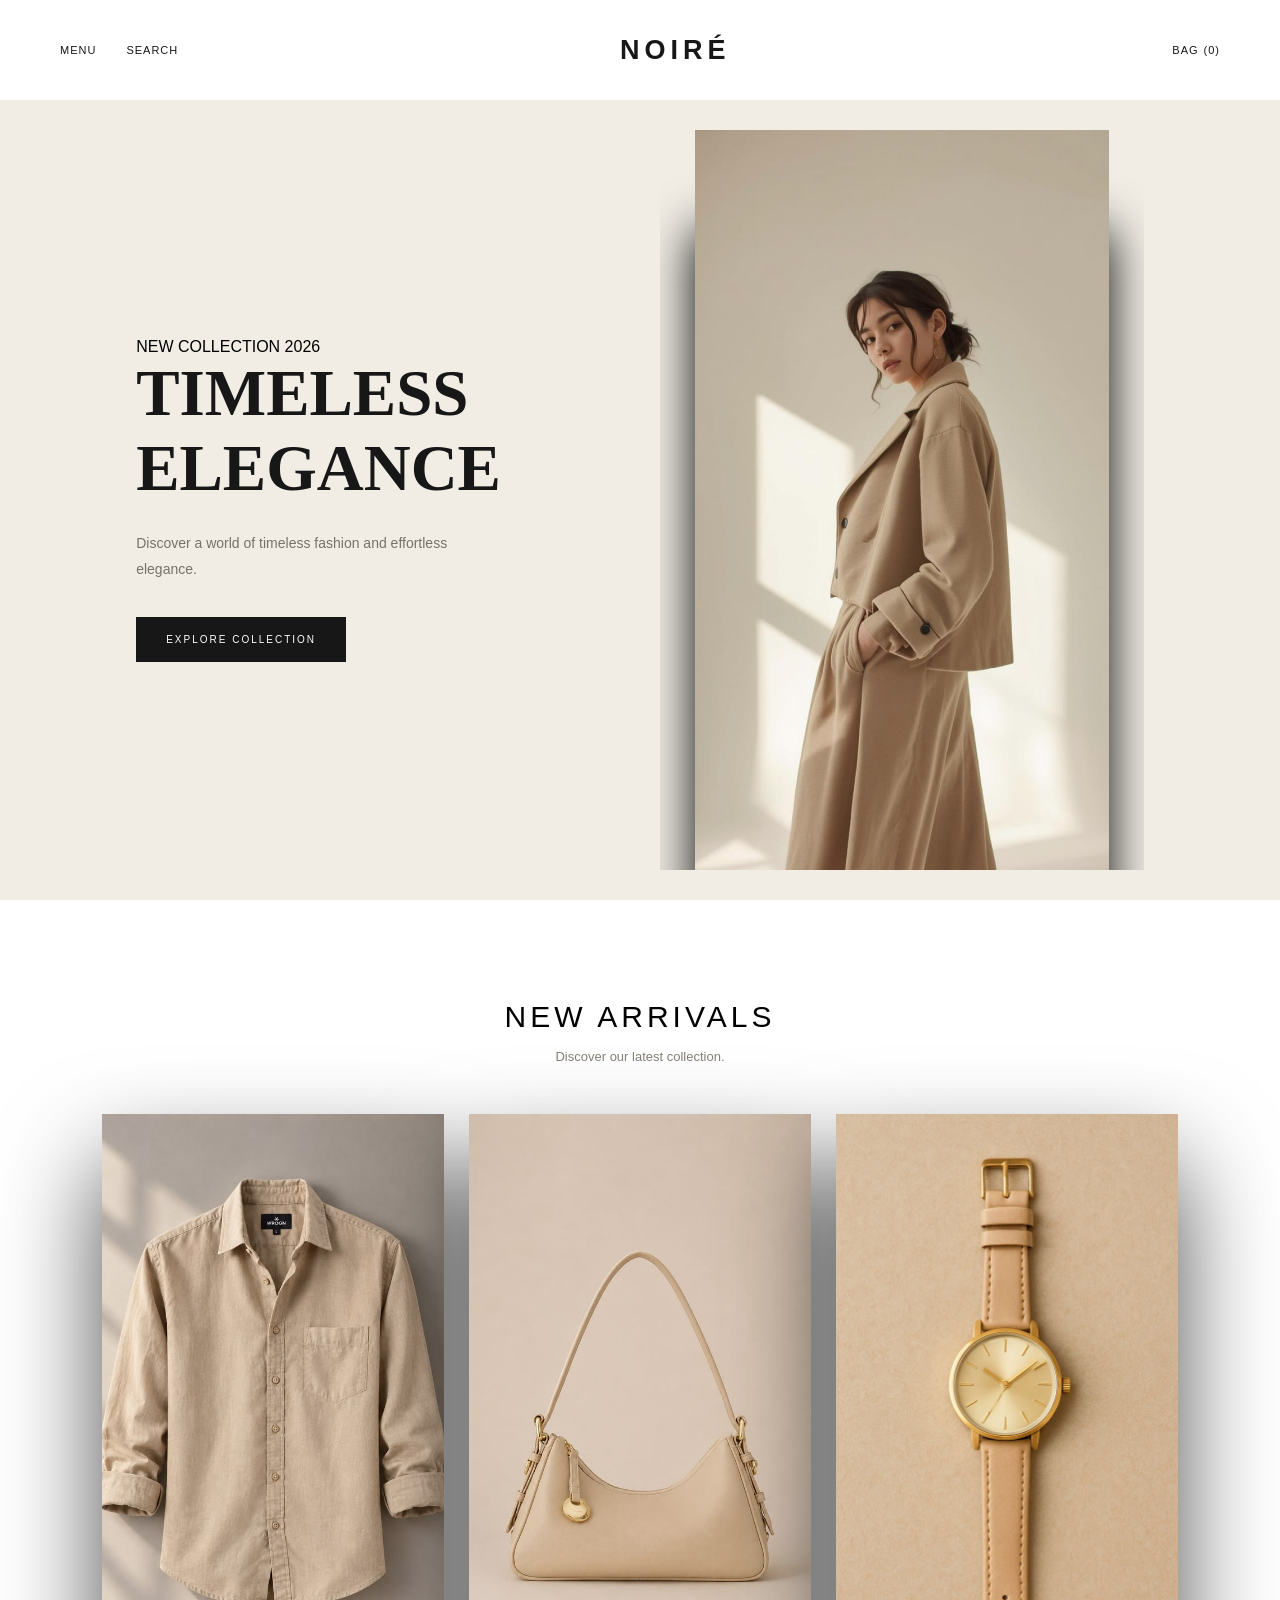
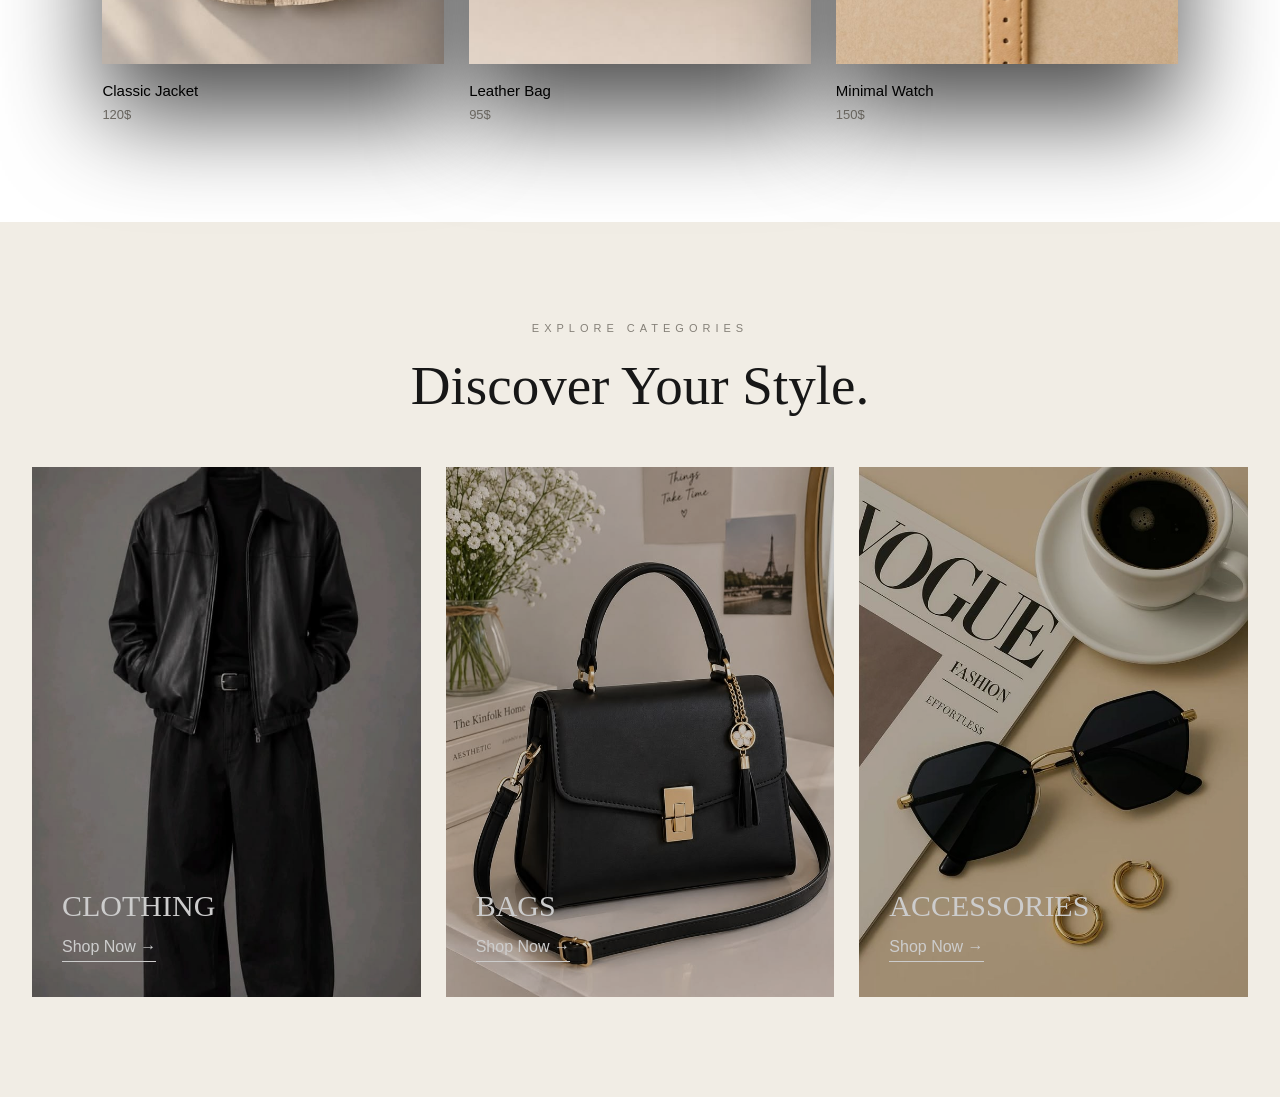
<file: index.html>
<!doctype html>
<html lang="en">
<head>
<meta charset="utf-8">
<meta name="viewport" content="width=device-width, initial-scale=1.0">
<title>NOIRÉ | Luxury Fashion</title>
<link href="style.css" rel="stylesheet" type="text/css">
</head>

<body> 
	<header class="header">
		<div class="header-left">
			<button class="menu-btn">MENU</button>
			<button class="search-btn">SEARCH</button>
		</div>
		
		<div class="logo">NOIRÉ</div>
		
		<div class="header-right">
			<button class="cart-btn">
				<span>BAG</span>
				<span class="cart-count">(0)</span>
			</button>	
		</div>
		
	</header>
	
	
	<main>
		<section class="hero">
			<div class="hero-content">
				<p class="hero-suntitle">NEW COLLECTION 2026</p>
				<h1>TIMELESS<br>
					ELEGANCE
				</h1>
				<p class="hero-discription">
				 Discover a world of timeless fashion and effortless elegance.	
				</p>
				<a href="#products" class="hero-button">
					EXPLORE COLLECTION
				</a>
			</div>
			
			<div class="hero-image">
				<img src="images/hero1.jpg" class="slide active" alt="Fashion Collection">
   				
			</div>
			
		</section>
		
		<section class="products" id="products">
		<div class="products-header">
			<h2>NEW ARRIVALS</h2>
			<p>Discover our latest collection.</p>
		</div>
			
		<div class="products-grid">
			
			<!--1-->
			<div class="product-card reveal">
				<div class="product-image">
					<img src="images/product1.jpg" alt="Classic Jacket">	
				</div>
				<div class="product-info">
				<h3>Classic Jacket</h3>
				<p>120$</p>
				</div>
			</div>
			<!--2-->
				<div class="product-card reveal">
				<div class="product-image">
					<img src="images/product2.jpg" alt="bag">	
				</div>
					<div class="product-info">
				<h3>Leather Bag</h3>
				<p>95$</p>
				</div>
			</div>
			<!--3-->
					<div class="product-card reveal">
				<div class="product-image">
					<img src="images/product3.jpg" alt="watch">	
				</div> 
			<div class="product-info">
				<h3>Minimal Watch</h3>
				<p>150$</p>
				</div>
			</div>
			
			
		</div>
		
		</section>
		
		<section class="categories" id="categories">
			<div class="categories-header">
				<p>EXPLORE CATEGORIES</p>
				<h2>Discover Your Style.</h2>
			</div>
		
			<div class="categories-grid">
				<!--cat1-->
				<a href="clothing.html" class="category-card">
				  	
					<img src="images/category1.jpg" alt="Clothing">
					
					<div class="category-info">
						<h3>CLOTHING</h3>
						<span>Shop Now &rarr;</span>
					</div>
				</a>
				<!--cat2-->
				<a href="bags.html" class="category-card">
					<img src="images/category2.jpg" alt="Bags">
					
					<div class="category-info">
						<h3>BAGS</h3>
						<span>Shop Now &rarr;</span>
					</div>
				</a>
				<!--cat3-->
				<a href="accessories.html" class="category-card">
					<img src="images/category3.jpg" alt="Accessories">
					
					<div class="category-info">
						<h3>ACCESSORIES</h3>					
						<span>Shop Now &rarr;</span>
					</div>
				</a>
			
			</div>
			
			
		</section>
		
		
		
	</main>
	
	
	
	<footer></footer>
	
	
	
	<script src="script.js"></script>	

</body>
</html>
</file>
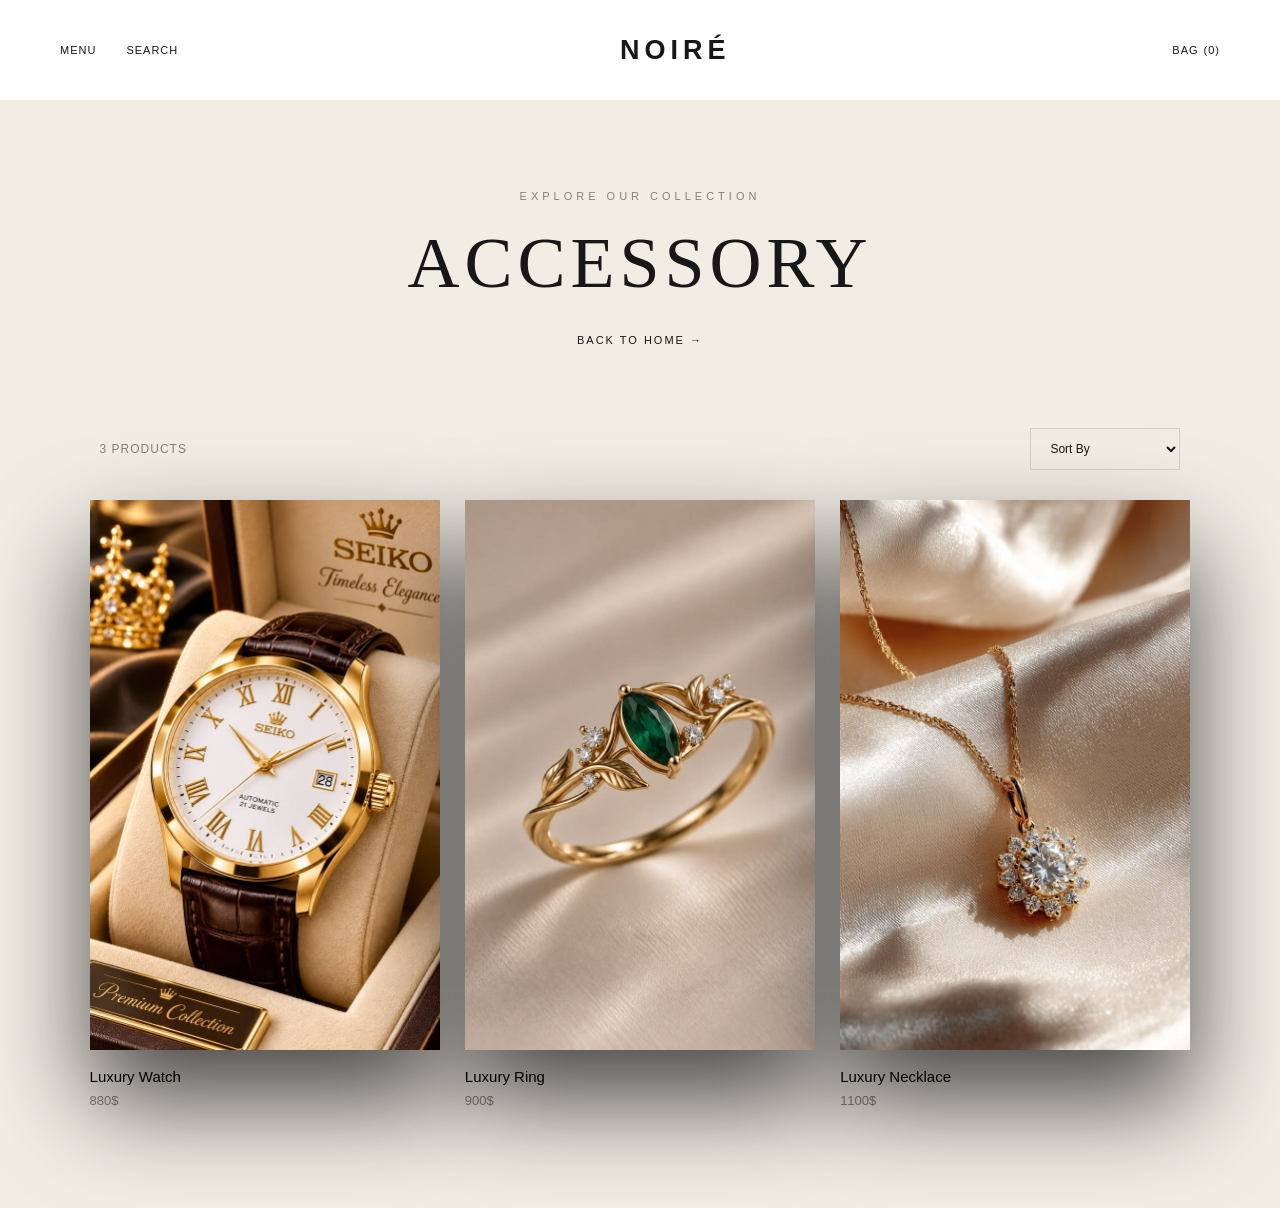
<file: accessories.html>
<!doctype html>
<html lang="en">
	
<head>
<meta charset="utf-8">
<meta name="viewport" content="width=device-width, initial-scale=1.0">
<title>NOIRÉ | Accessory</title>
<link rel="stylesheet" href="style.css">
</head>

<body>
	<header class="header">
		<div class="header-left">
			<button class="menu-btn">MENU</button>
			<button class="search-btn">SEARCH</button>
		</div>
	
		<div class="logo">NOIRÉ</div>
	
		<div class="header-right">
			<button class="cart-btn">
			<span>BAG</span>
			<span class="cart-count">(0)</span>
			</button>
		</div>
		
	</header>
	
	<main>
		<section class="category-page">
			<div class="category-page-header">
				<p>EXPLORE OUR COLLECTION</p>
				<h1>ACCESSORY</h1>
				<a href="index.html">BACK TO HOME &rarr;</a>
			</div>
			
			<div class="product-toolbar">
				<p>3 PRODUCTS</p>
				
				<select id="sort-products">
					<option value="default">Sort By</option>
					<option value="low-high">Price: Low to High</option>
					<option value="high-low">Price: High to Low</option>
				</select>
			</div>
			
			<div class="products-grid">
				<div class="product-card" data-price="880">
					<div class="product-image">
						<img src="images/accessory1.jpg" alt="Luxury Watch">
					</div>		
					<div class="product-info">
						<h3>Luxury Watch</h3>
						<p>880$</p>
					</div>
				</div>
			<!--2-->
				<div class="product-card" data-price="900">
        			<div class="product-image">
           				<img src="images/accessory2.jpg" alt="Luxury Ring">
       				</div>

        			<div class="product-info">
            			<h3>Luxury Ring</h3>
            			<p>900$</p>
        			</div>
				</div>
			<!--3-->	
				<div class="product-card" data-price="1100">
       				<div class="product-image">
            			<img src="images/accessory3.jpg" alt="Luxury Necklace">
       				</div>

        			<div class="product-info">
            			<h3>Luxury Necklace</h3>
            			<p>1100$</p>
        			</div>
    			</div>
		</div>
		</section>
	
	
	</main>
	<script>
		
		let sortSelect = document.getElementById("sort-products");
		let productsGrid = document.querySelector(".products-grid");

		if (sortSelect && productsGrid) {

    		let products = Array.from(
        		productsGrid.querySelectorAll(".product-card")
    		);

    	sortSelect.addEventListener("change", function() {

        let sortedProducts = [...products];

        if (sortSelect.value === "low-high") {

            sortedProducts.sort(function(a, b) {
                return Number(a.dataset.price) - Number(b.dataset.price);
            });

        } else if (sortSelect.value === "high-low") {

            sortedProducts.sort(function(a, b) {
                return Number(b.dataset.price) - Number(a.dataset.price);
            });

        }

        sortedProducts.forEach(function(product) {
            productsGrid.appendChild(product);
        });

    });

}

		
	
	</script>
</body>
</html>
</file>
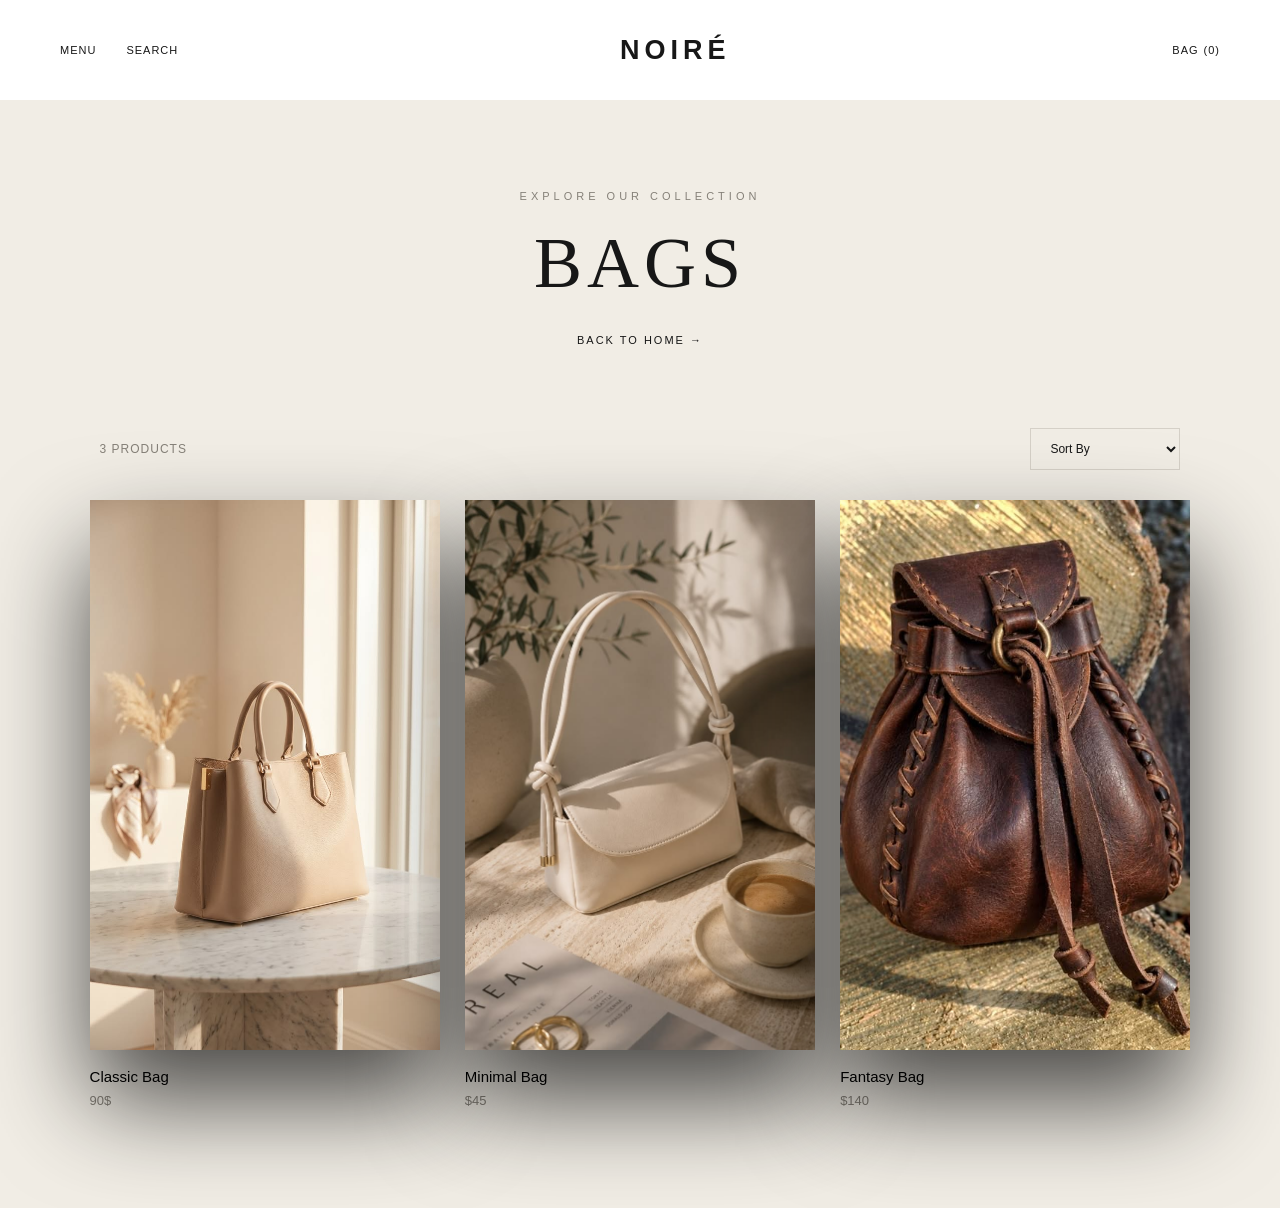
<file: bags.html>
<!doctype html>
<html>
<head>
<meta charset="utf-8">
<meta name="viewport" content="width=device-width, initial-scale=1.0">
<title>NOIRÉ | Bags</title>
<link rel="stylesheet" href="style.css">
</head>

<body>
	<header class="header">
		<div class="header-left">
			<button class="menu-btn">MENU</button>
			<button class="search-btn">SEARCH</button>
		</div>
	
		<div class="logo">NOIRÉ</div>
	
		<div class="header-right">
			<button class="cart-btn">
			<span>BAG</span>
			<span class="cart-count">(0)</span>
			</button>
		</div>
		
	</header>
	
	<main>
		<section class="category-page">
			<div class="category-page-header">
				<p>EXPLORE OUR COLLECTION</p>
				<h1>BAGS</h1>
				<a href="index.html">BACK TO HOME &rarr;</a>
			</div>
			
			<div class="product-toolbar">
				<p>3 PRODUCTS</p>
				
				<select id="sort-products">
					<option value="defult">Sort By</option>
					<option value="low-high">Price: Low to High</option>
					<option value="high-low">Price: High to Low</option>
				</select>
			</div>
			
			<div class="products-grid">
				<div class="product-card" data-price="90">
					<div class="product-image">
						<img src="images/bags1.jpg" alt="Classic Bag">
					</div>		
					<div class="product-info">
						<h3>Classic Bag</h3>
						<p>90$</p>
					</div>
				</div>
			<!--2-->
				<div class="product-card" data-price="45">
        			<div class="product-image">
           				<img src="images/bags2.jpg" alt="Minimal Bag">
       				</div>

        			<div class="product-info">
            			<h3>Minimal Bag</h3>
            			<p>$45</p>
        			</div>
				</div>
			<!--3-->	
				<div class="product-card" data-price="140">
       				<div class="product-image">
            			<img src="images/bags3.jpg" alt="Fantesy Bag">
       				</div>

        			<div class="product-info">
            			<h3>Fantasy Bag</h3>
            			<p>$140</p>
        			</div>
    			</div>
		</div>
		</section>
	
	
	</main>
	<script>
		
		let sortSelect = document.getElementById("sort-products");
		let productsGrid = document.querySelector(".products-grid");

		if (sortSelect && productsGrid) {

    		let products = Array.from(
        		productsGrid.querySelectorAll(".product-card")
    		);

    	sortSelect.addEventListener("change", function() {

        let sortedProducts = [...products];

        if (sortSelect.value === "low-high") {

            sortedProducts.sort(function(a, b) {
                return Number(a.dataset.price) - Number(b.dataset.price);
            });

        } else if (sortSelect.value === "high-low") {

            sortedProducts.sort(function(a, b) {
                return Number(b.dataset.price) - Number(a.dataset.price);
            });

        }

        sortedProducts.forEach(function(product) {
            productsGrid.appendChild(product);
        });

    });

}

		
	
	</script>
</body>
</html>
</file>
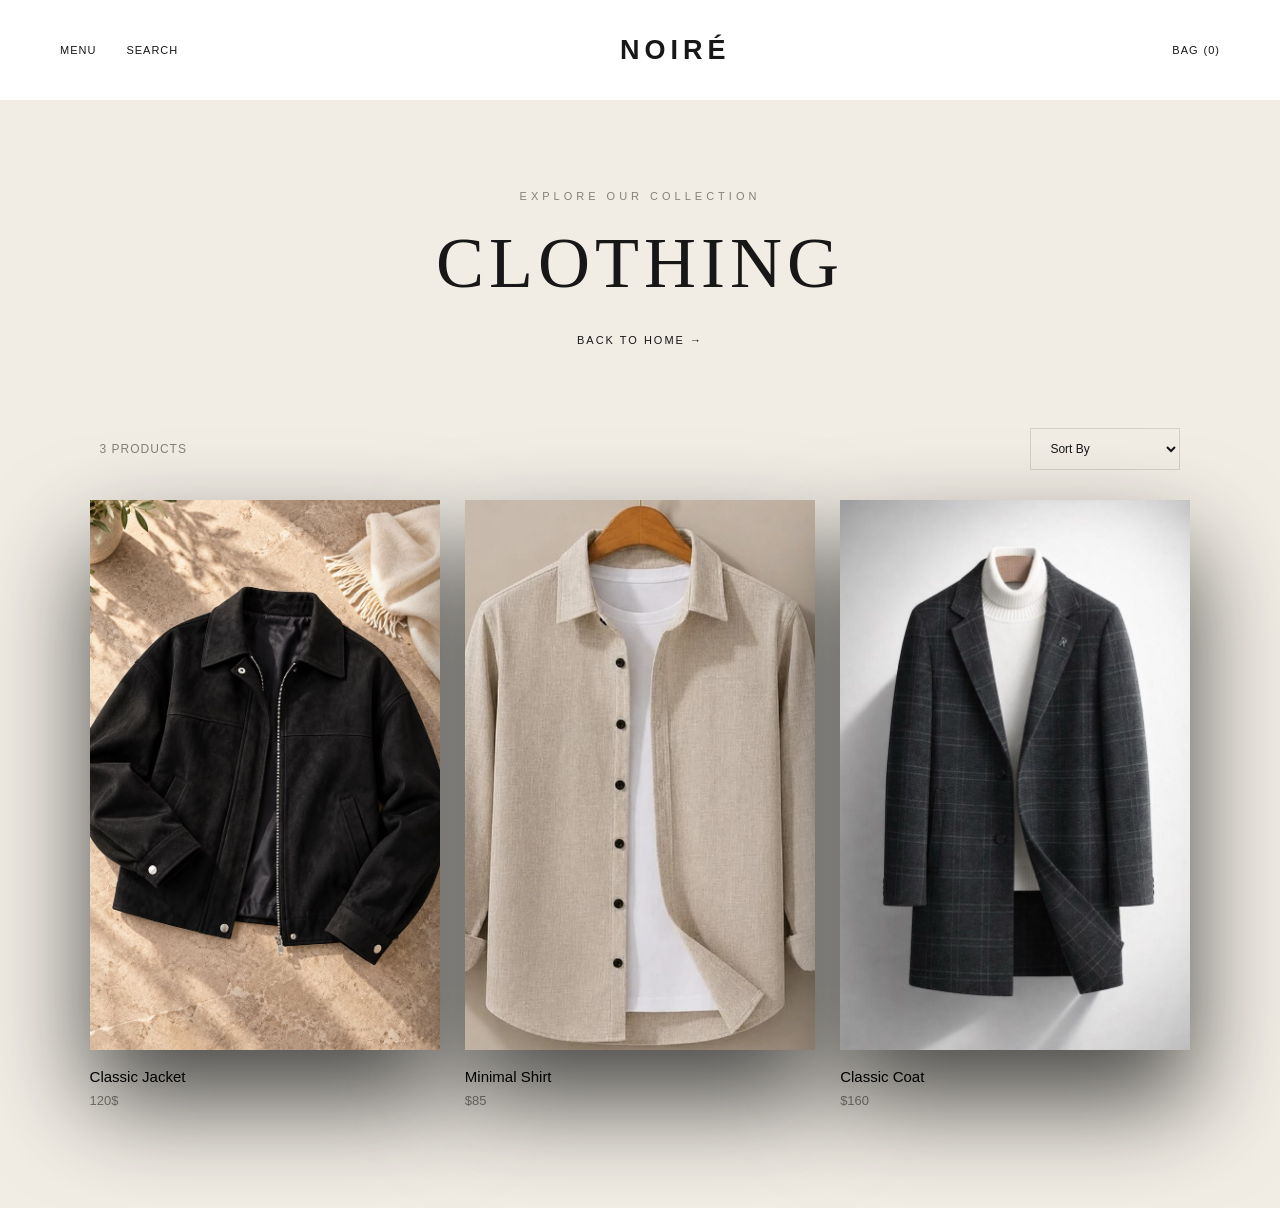
<file: clothing.html>
<!doctype html>
<html lang="en">
	
<head>
<meta charset="utf-8">
<meta name="viewport" content="width=device-width, initial-scale=1.0">
<title>NOIRÉ | Clothing</title>
<link rel="stylesheet" href="style.css">
</head>

<body>
	<header class="header">
		<div class="header-left">
			<button class="menu-btn">MENU</button>
			<button class="search-btn">SEARCH</button>
		</div>
	
		<div class="logo">NOIRÉ</div>
	
		<div class="header-right">
			<button class="cart-btn">
			<span>BAG</span>
			<span class="cart-count">(0)</span>
			</button>
		</div>
		
	</header>
	
	<main>
		<section class="category-page">
			<div class="category-page-header">
				<p>EXPLORE OUR COLLECTION</p>
				<h1>CLOTHING</h1>
				<a href="index.html">BACK TO HOME &rarr;</a>
			</div>
			
			<div class="product-toolbar">
				<p>3 PRODUCTS</p>
				
				<select id="sort-products">
					<option value="default">Sort By</option>
					<option value="low-high">Price: Low to High</option>
					<option value="high-low">Price: High to Low</option>
				</select>
			</div>
			
			<div class="products-grid">
				<div class="product-card" data-price="120">
					<div class="product-image">
						<img src="images/clothing1.jpg" alt="Classic Jacket">
					</div>		
					<div class="product-info">
						<h3>Classic Jacket</h3>
						<p>120$</p>
					</div>
				</div>
			<!--2-->
				<div class="product-card" data-price="85">
        			<div class="product-image">
           				<img src="images/clothing2.jpg" alt="Minimal Shirt">
       				</div>

        			<div class="product-info" >
            			<h3>Minimal Shirt</h3>
            			<p>$85</p>
        			</div>
				</div>
			<!--3-->	
				<div class="product-card" data-price="160">
       				<div class="product-image">
            			<img src="images/clothing3.jpg" alt="Classic Coat">
       				</div>

        			<div class="product-info">
            			<h3>Classic Coat</h3>
            			<p>$160</p>
        			</div>
    			</div>
		</div>
		</section>
	
	
	</main>
	
	<script>
		
		let sortSelect = document.getElementById("sort-products");
		let productsGrid = document.querySelector(".products-grid");

		if (sortSelect && productsGrid) {

    		let products = Array.from(
        		productsGrid.querySelectorAll(".product-card")
    		);

    	sortSelect.addEventListener("change", function() {

        let sortedProducts = [...products];

        if (sortSelect.value === "low-high") {

            sortedProducts.sort(function(a, b) {
                return Number(a.dataset.price) - Number(b.dataset.price);
            });

        } else if (sortSelect.value === "high-low") {

            sortedProducts.sort(function(a, b) {
                return Number(b.dataset.price) - Number(a.dataset.price);
            });

        }

        sortedProducts.forEach(function(product) {
            productsGrid.appendChild(product);
        });

    });

}

		
	
	</script>
</body>
</html>
</file>
<file: style.css>
@charset "utf-8";

html {
    scroll-behavior: smooth;
}

html,
body {
    overflow-x: hidden;
    max-width: 100%;
}

* {
    margin: 0;
    padding: 0;
    box-sizing: border-box;
}

body {
    background-color: #F1EDE5;
    font-family: Arial, sans-serif;
}

.header {
    width: 100%;
    height: 100px;
    padding: 0 60px;
    display: flex;
    align-items: center;
    justify-content: space-between;
    background-color: #FFFFFF;
}

.header-left {
    display: flex;
    align-items: center;
    gap: 30px;
}

.header button {
    background: none;
    border: none;
    cursor: pointer;
    font-size: 11px;
    letter-spacing: 1px;
    color: #171717;
}

.logo {
    font-size: 27px;
    letter-spacing: 5px;
    color: #171717;
    font-weight: bold;
}

.cart-btn {
    display: flex;
    gap: 5px;
    align-items: center;
}

.hero {
    width: 100%;
    min-height: calc(100vh - 100px);
    display: flex;
    align-items: center;
    justify-content: center;
    padding: 30px 8%;
    gap: 40px;
    background-color: #F1EDE5;
}

.hero-content {
    flex: 0 1 45%;
}

.hero-content h1 {
    font-family: Georgia, serif;
    font-size: 65px;
    font-weight: bold;
    color: #171717;
    margin-bottom: 25px;
}

.hero-discription {
    font-size: 14px;
    line-height: 1.8;
    color: #77716A;
    max-width: 350px;
    margin-bottom: 35px;
}

.hero-button {
    display: inline-block;
    padding: 17px 30px;
    background-color: #171717;
    color: #FFFFFF;
    text-decoration: none;
    font-size: 10px;
    letter-spacing: 2px;
    transition: 0.3s;
}

.hero-button:hover {
    background-color: #858078;
}

.hero-image {
    flex: 0 1 45%;
    height: calc(100vh - 160px);
    position: relative;
    overflow: hidden;
}

.hero-image img {
    width: 100%;
    height: 100%;
    object-fit: contain;
    display: block;
    filter: drop-shadow(0 100px 25px rgba(0, 0, 0, 1));
}

.products {
    width: 100%;
    padding: 100px 8%;
    background-color: #FFFFFF;
}

.products-header {
    text-align: center;
    margin-bottom: 50px;
}

.products-header h2 {
    font-size: 30px;
    letter-spacing: 4px;
    font-weight: normal;
    margin-bottom: 15px;
}

.products-header p {
    font-size: 13px;
    color: #858078;
}

.products-grid {
    display: grid;
    grid-template-columns: repeat(3, minmax(0, 1fr));
    gap: 25px;
}

.product-card {
    width: 100%;
    min-width: 0;
}

.product-image {
    width: 100%;
    height: 550px;
    overflow: hidden;
    background-color: #F1EDE5;
    filter: drop-shadow(0 50px 50px rgba(0, 0, 0, 0.7));
}

.product-image img {
    width: 100%;
    height: 100%;
    object-fit: cover;
    display: block;
    transition: transform 0.6s ease;
}

.product-card:hover .product-image img {
    transform: scale(1.05);
}

.product-info {
    padding-top: 18px;
}

.product-info h3 {
    font-size: 15px;
    font-weight: normal;
    margin-bottom: 8px;
}

.product-info p {
    font-size: 13px;
    color: #858078;
}

.reveal {
    opacity: 0;
    transform: translateY(50px);
    transition: opacity 0.8s ease, transform 0.8s ease;
}

.reveal.active {
    opacity: 1;
    transform: translateY(0);
}

.categories {
    width: 100%;
    padding: 100px 2.5%;
    background-color: #F1EDE5;
}

.categories-header {
    text-align: center;
    margin-bottom: 50px;
}

.categories-header p {
    font-size: 11px;
    letter-spacing: 5px;
    color: #858078;
    margin-bottom: 20px;
}

.categories-header h2 {
    font-family: Georgia, serif;
    font-size: 55px;
    font-weight: normal;
    color: #171717;
}

.categories-grid {
    display: grid;
    grid-template-columns: repeat(3, minmax(0, 1fr));
    gap: 25px;
}

.category-card {
    display: block;
    text-decoration: none;
    color: inherit;
    position: relative;
    width: 100%;
    min-width: 0;
    height: 530px;
    overflow: hidden;
    cursor: pointer;
}

.category-card img {
    width: 100%;
    height: 100%;
    object-fit: cover;
    display: block;
    transition: transform 1s ease;
}

.category-card:hover img {
    transform: scale(1.05);
}

.category-info {
    position: absolute;
    bottom: 35px;
    left: 30px;
    color: #FFFFFF;
}

.category-info h3 {
    font-family: Georgia, serif;
    font-size: 30px;
    font-weight: normal;
    margin-bottom: 15px;
}

.category-info span {
    color: #FFFFFF;
    font-size: 16px;
    text-decoration: none;
    border-bottom: 1px solid #FFFFFF;
    padding-bottom: 5px;
    display: inline-block;
    transition: transform 0.4s ease;
}

.category-card:hover .category-info span {
    transform: translateX(8px);
}

.category-card::after {
    content: "";
    position: absolute;
    inset: 0;
    background: rgba(0, 0, 0, 0.20);
    transition: background 0.5s ease;
    pointer-events: none;
}

.category-card:hover::after {
    background: rgba(0, 0, 0, 0.35);
}

.category-page {
    width: 100%;
    padding: 90px 7% 100px;
    background-color: #F1EDE5;
}

.category-page-header {
    width: 100%;
    text-align: center;
    margin-bottom: 80px;
}

.category-page-header p {
    font-size: 11px;
    letter-spacing: 4px;
    color: #858078;
    margin-bottom: 20px;
}

.category-page-header h1 {
    font-family: Georgia, serif;
    font-size: 72px;
    font-weight: normal;
    letter-spacing: 5px;
    color: #171717;
    margin-bottom: 25px;
}

.category-page-header a {
    display: inline-block;
    color: #171717;
    font-size: 11px;
    letter-spacing: 2px;
    text-decoration: none;
    transition: color 0.3s ease;
}

.category-page-header a:hover {
    color: #171717;
}

.category-page .product-toolbar {
    width: 100%;
    display: flex;
    justify-content: space-between;
    align-items: center;
    margin-bottom: 30px;
}

.category-page .products-grid {
    width: 100%;
    display: grid;
    grid-template-columns: repeat(3, minmax(0, 1fr));
    gap: 25px;
}

.category-page .product-image img {
    width: 100%;
    height: 100%;
    object-fit: cover;
    display: block;
}

.category-page .product-info {
    padding-top: 18px;
}

.category-page .product-info p {
    font-size: 13px;
    color: #858078;
}

.product-toolbar p {
    margin: 0 10px;
    font-size: 12px;
    letter-spacing: 1px;
    color: #858078;
}

.product-toolbar select {
    padding: 12px 15px;
    margin: 0 10px;
    border: 1px solid #D5D0C7;
    background-color: transparent;
    color: #171717;
    font-size: 12px;
    cursor: pointer;
    outline: none;
    min-width: 0;
    max-width: 100%;
}

/* ============================= */
/* TABLET RESPONSIVE (1024px)    */
/* ============================= */

@media (max-width: 1024px) {
    .header {
        padding: 0 30px;
    }

    .hero {
        padding: 40px 5%;
        gap: 25px;
    }

    .hero-content h1 {
        font-size: 52px;
    }

    .hero-image {
        height: 550px;
    }

    .products {
        padding: 80px 5%;
    }

    .products-grid {
        grid-template-columns: repeat(2, minmax(0, 1fr));
        gap: 25px;
    }

    .product-image {
        height: 420px;
    }

    .categories {
        padding: 80px 3%;
    }

    .categories-grid {
        grid-template-columns: repeat(2, minmax(0, 1fr));
    }

    .category-card {
        height: 450px;
    }

    .category-page {
        padding: 70px 5%;
    }

    .category-page .products-grid {
        grid-template-columns: repeat(2, minmax(0, 1fr));
    }

    .category-page .product-image {
        height: 420px;
    }
}

/* ============================= */
/* MOBILE RESPONSIVE (768px)    */
/* ============================= */

@media (max-width: 768px) {
    .header {
        height: 75px;
        padding: 0 20px;
    }

    .header-left {
        gap: 15px;
    }

    .header button {
        font-size: 10px;
    }

    .logo {
        font-size: 19px;
        letter-spacing: 3px;
    }

    .cart-btn {
        gap: 3px;
    }

    .hero {
        flex-direction: column;
        min-height: auto;
        padding: 55px 20px 35px;
        gap: 35px;
    }

    .hero-content {
        width: 100%;
        flex: none;
        text-align: center;
    }

    .hero-content h1 {
        font-size: clamp(36px, 9vw, 48px);
        margin-bottom: 20px;
    }

    .hero-discription {
        max-width: 100%;
        font-size: 13px;
        margin: 0 auto 25px;
    }

    .hero-button {
        padding: 15px 25px;
    }

    .hero-image {
        width: 100%;
        height: auto;
        max-width: 500px;
        flex: none;
        overflow: visible;
    }

    .hero-image img {
        width: 100%;
        height: auto;
        object-fit: contain;
        filter: drop-shadow(0 30px 20px rgba(0, 0, 0, 0.25));
    }

    .products {
        padding: 65px 20px;
    }

    .products-header {
        margin-bottom: 35px;
    }

    .products-header h2 {
        font-size: 24px;
        letter-spacing: 3px;
    }

    .products-header p {
        font-size: 12px;
    }

    .products-grid,
    .category-page .products-grid {
        grid-template-columns: minmax(0, 1fr);
        gap: 35px;
    }

    .product-image,
    .category-page .product-image {
        height: auto;
        aspect-ratio: 4 / 5;
        filter: none;
    }

    .product-image img,
    .category-page .product-image img {
        object-fit: cover;
    }

    .product-info {
        padding-top: 14px;
    }

    .categories {
        padding: 65px 20px;
    }

    .categories-header {
        margin-bottom: 35px;
    }

    .categories-header p {
        font-size: 10px;
        letter-spacing: 3px;
    }

    .categories-header h2 {
        font-size: 36px;
    }

    .categories-grid {
        grid-template-columns: minmax(0, 1fr);
        gap: 20px;
    }

    .category-card {
        height: auto;
        aspect-ratio: 4 / 5;
    }

    .category-info {
        bottom: 25px;
        left: 25px;
    }

    .category-info h3 {
        font-size: 26px;
    }

    .category-info span {
        font-size: 14px;
    }

    .category-page {
        padding: 55px 20px 70px;
    }

    .category-page-header {
        margin-bottom: 40px;
    }

    .category-page-header p {
        font-size: 10px;
        letter-spacing: 3px;
    }

    .category-page-header h1 {
        font-size: clamp(38px, 10vw, 48px);
        letter-spacing: 3px;
    }

    .category-page .product-toolbar {
        flex-direction: column;
        align-items: flex-start;
        gap: 15px;
    }

    .product-toolbar p {
        margin: 0;
        font-size: 11px;
    }

    .product-toolbar select {
        margin: 0;
        padding: 10px;
        width: 100%;
        max-width: 100%;
    }
}

/* ============================= */
/* SMALL MOBILE (480px)          */
/* ============================= */

@media (max-width: 480px) {
    .header {
        padding: 0 12px;
    }

    .header-left {
        gap: 10px;
    }

    .logo {
        font-size: 16px;
        letter-spacing: 2px;
    }

    .header button {
        font-size: 9px;
        letter-spacing: 0.5px;
    }

    .hero-content h1 {
        font-size: 36px;
    }

    .categories-header h2 {
        font-size: 30px;
    }

    .category-info h3 {
        font-size: 23px;
    }
}
</file>
